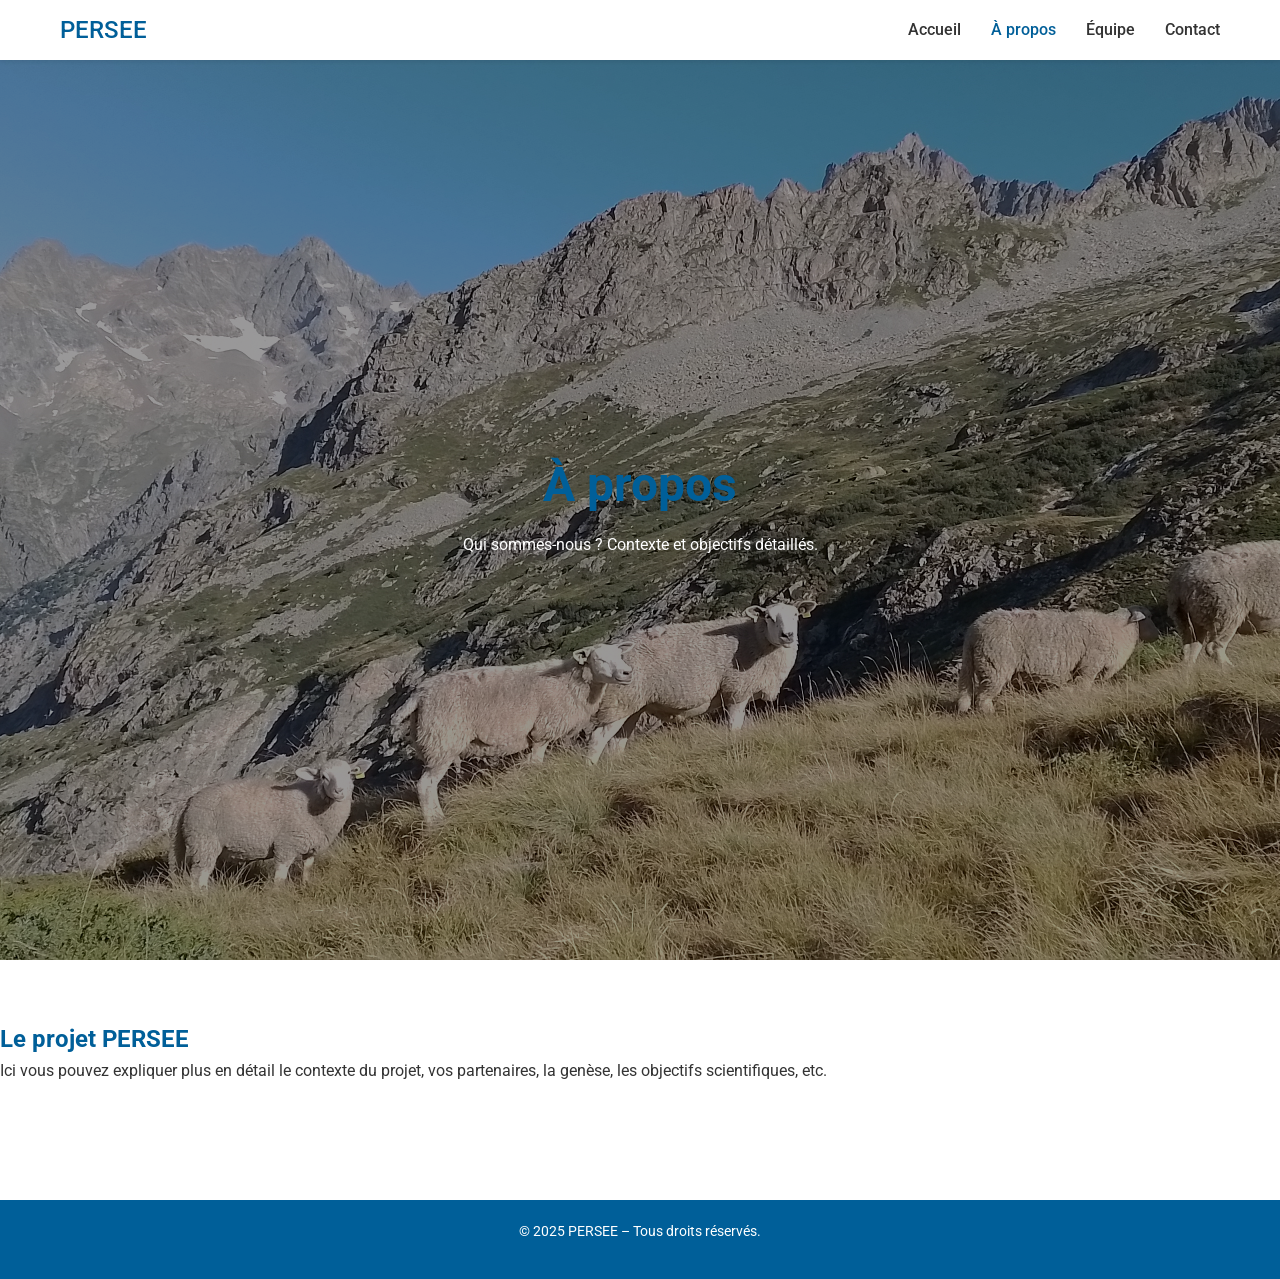
<file: apropos.html>
<!DOCTYPE html>
<html lang="fr">
<head>
  <meta charset="UTF-8" />
  <meta name="viewport" content="width=device-width, initial-scale=1.0" />
  <title>PERSEE – À propos</title>
  <link rel="stylesheet" href="css/styles.css" />
</head>
<body>
  <header>
    <div class="navbar">
      <a href="index.html" class="logo">PERSEE</a>
      <ul>
        <li><a href="index.html">Accueil</a></li>
        <li><a href="apropos.html" class="active">À propos</a></li>
        <li><a href="equipe.html">Équipe</a></li>
        <li><a href="contact.html">Contact</a></li>
      </ul>
    </div>
  </header>

  <section class="hero">
    <div class="hero-content">
      <h1>À propos</h1>
      <p>Qui sommes-nous ? Contexte et objectifs détaillés.</p>
    </div>
  </section>

  <section class="section">
    <div class="text">
      <h2>Le projet PERSEE</h2>
      <p>
        Ici vous pouvez expliquer plus en détail le contexte du projet, vos
        partenaires, la genèse, les objectifs scientifiques, etc.
      </p>
    </div>
  </section>

  <footer>
    <p>&copy; 2025 PERSEE – Tous droits réservés.</p>
  </footer>
</body>
</html>
</file>
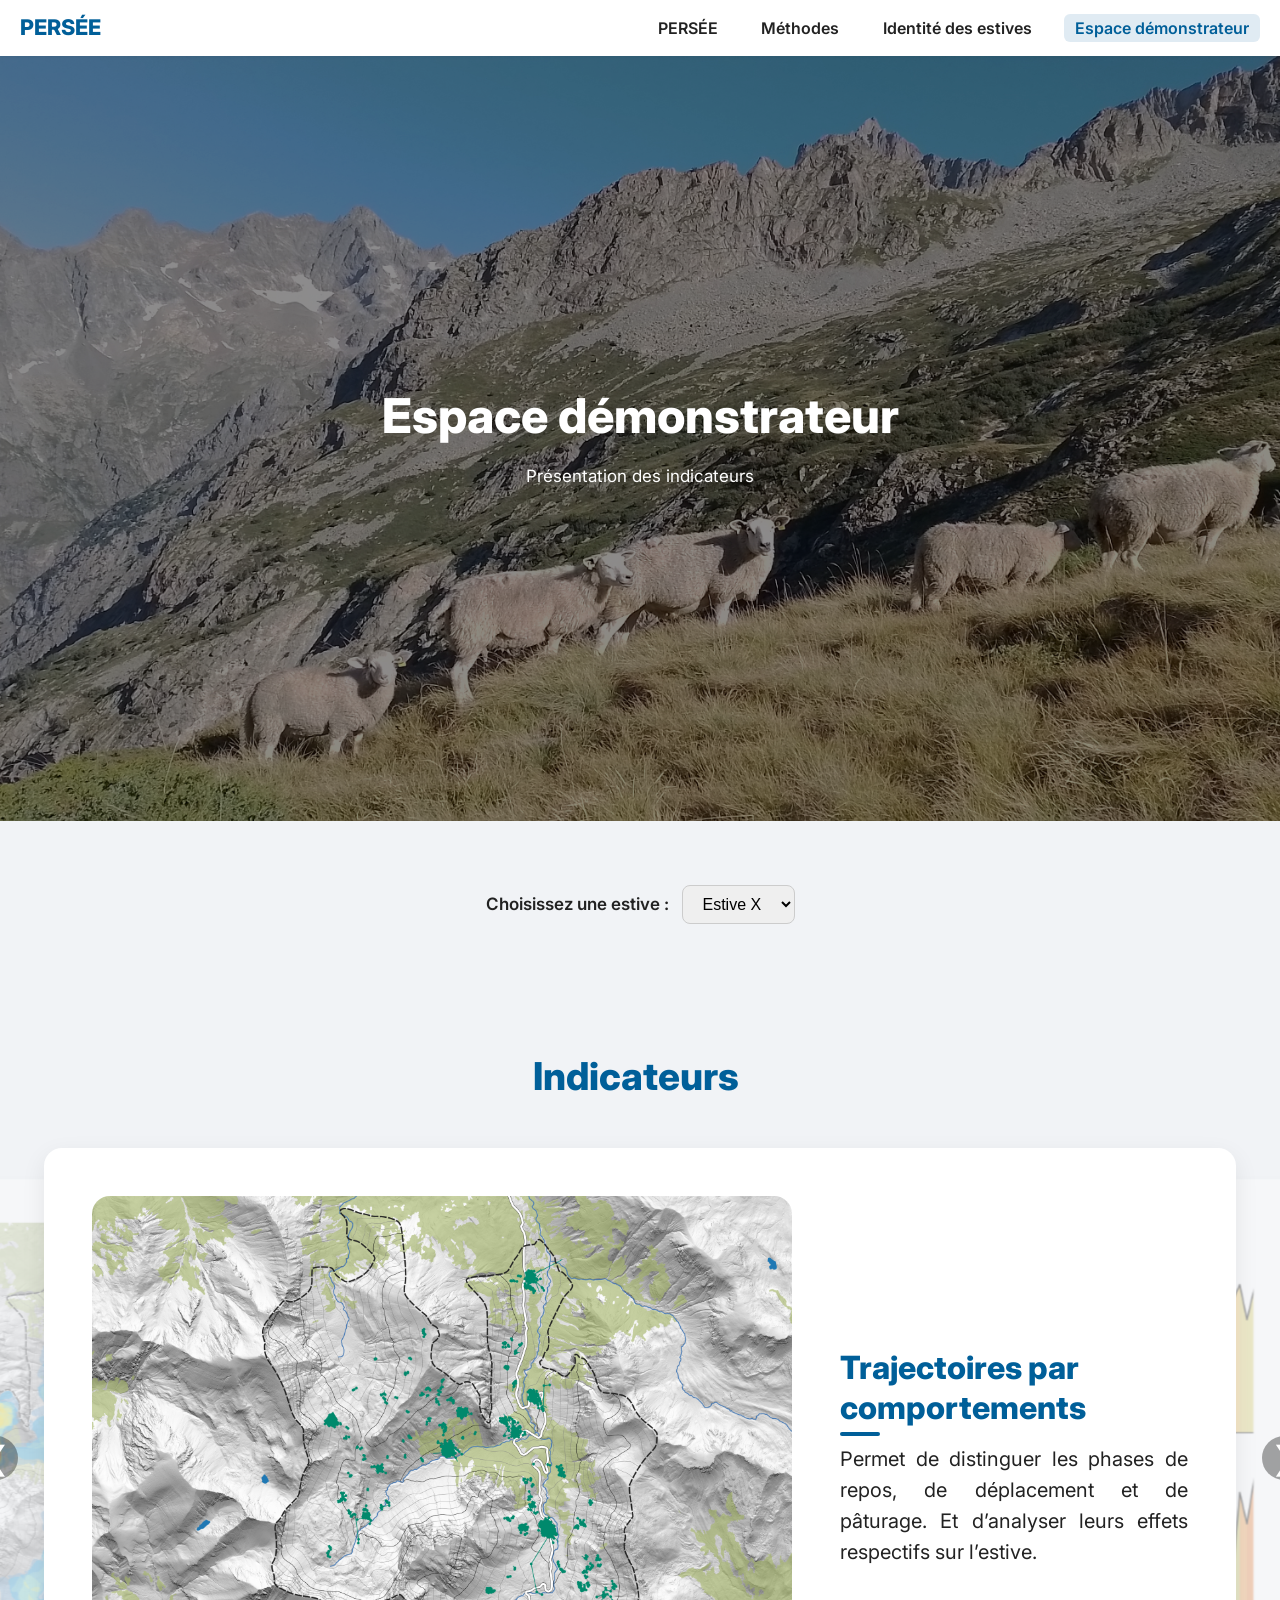
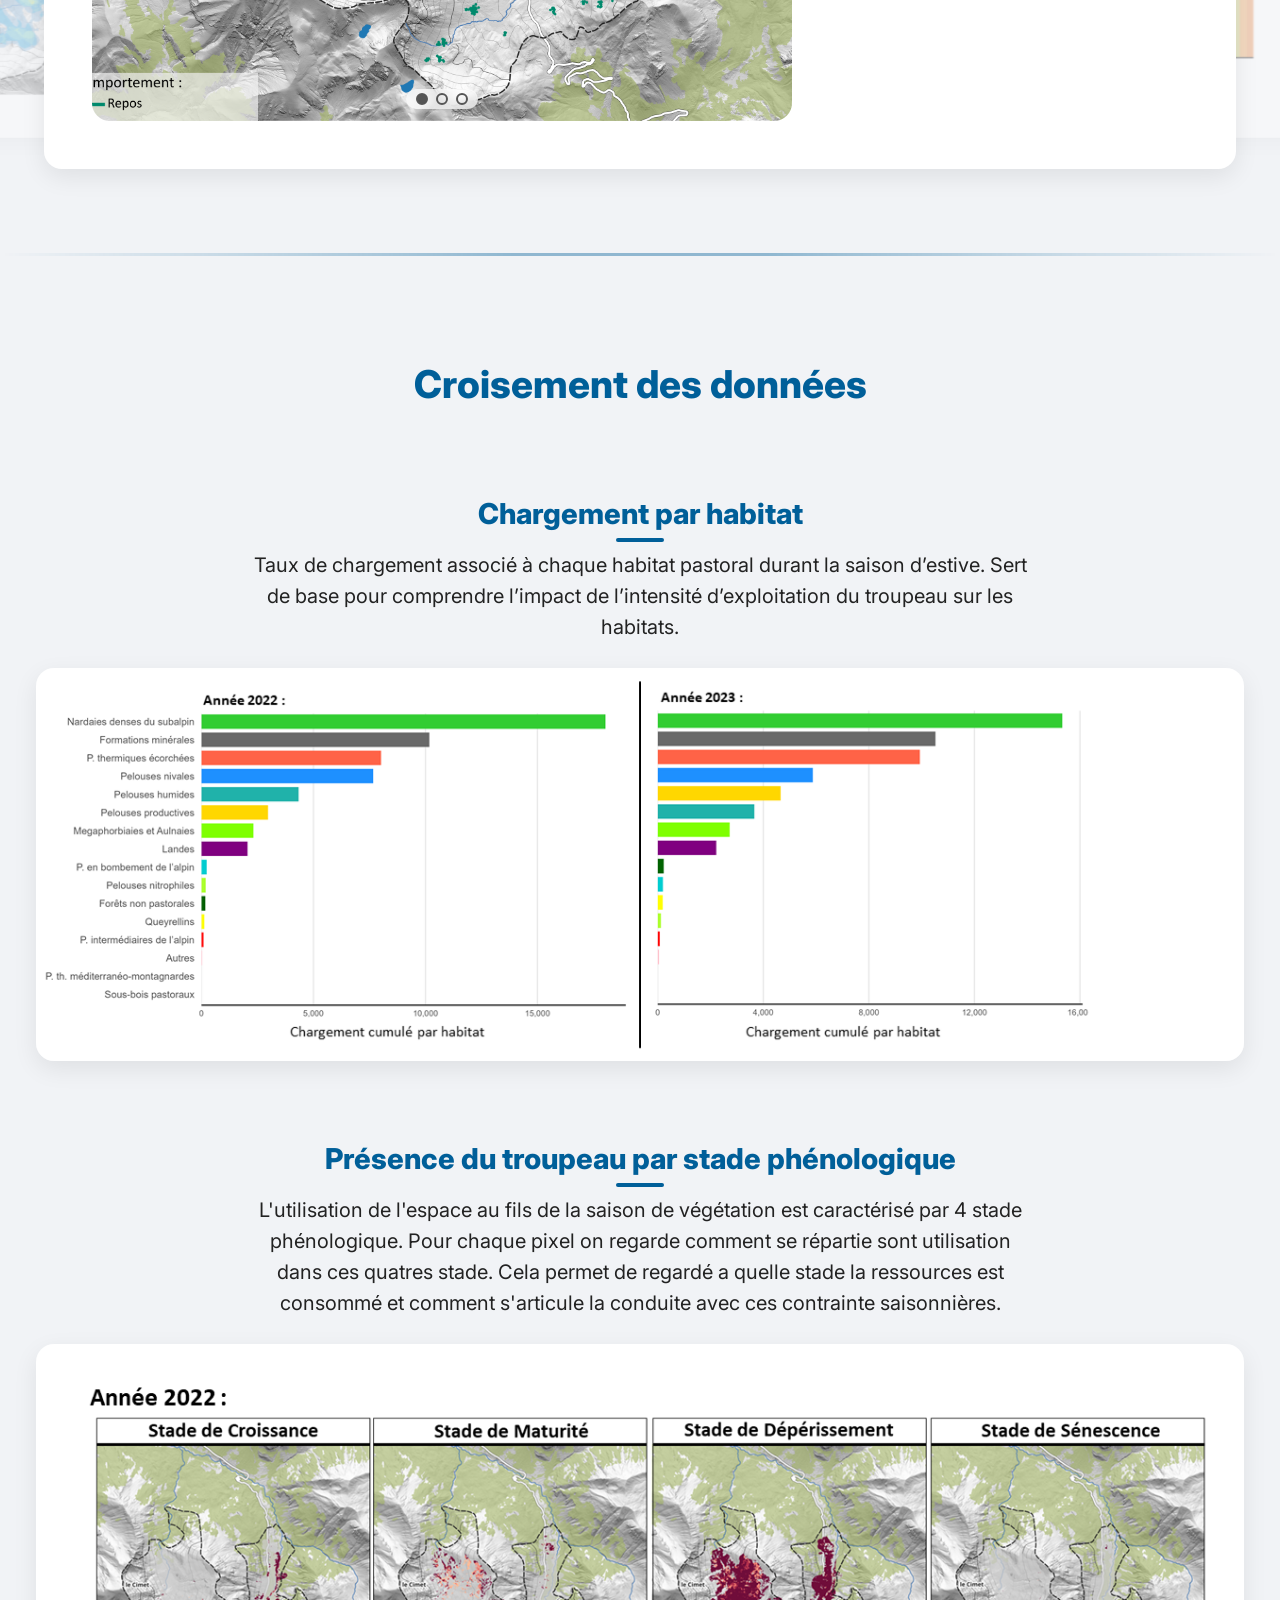
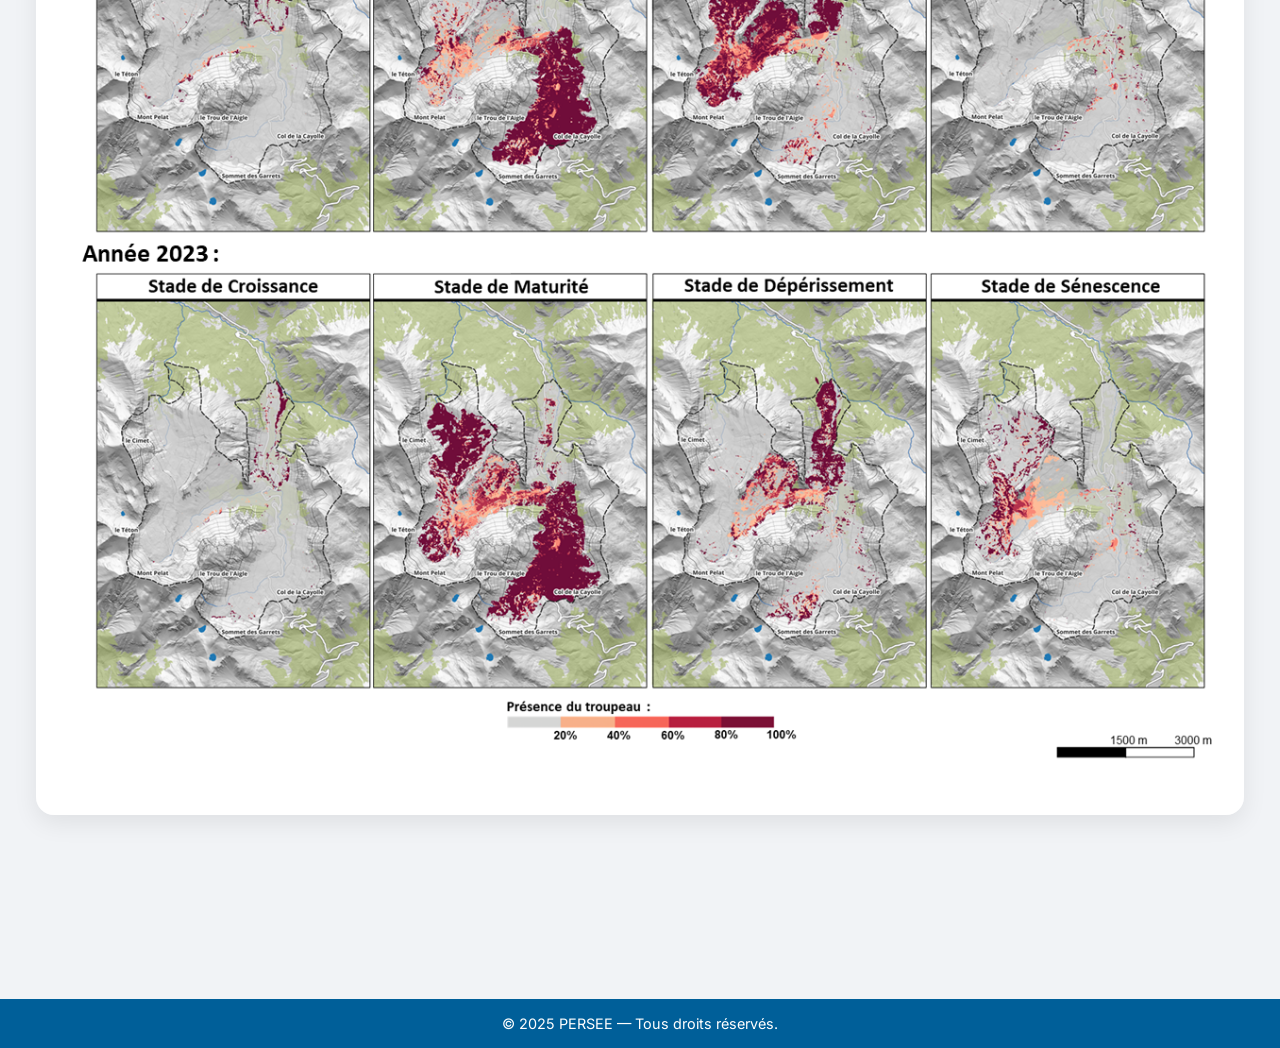
<file: Espace_démonstrateur.html>
<!-- Full HTML with updated light‑box arrows & JS  → 2025‑06‑24 -->
<!DOCTYPE html>
<html lang="fr">
<head>
  <meta charset="UTF-8"/>
  <meta name="viewport" content="width=device-width, initial-scale=1.0"/>
  <title>PERSEE – Suivi d’alpage</title>
  <link rel="preconnect" href="https://fonts.googleapis.com"/>
  <link href="https://fonts.googleapis.com/css2?family=Inter:wght@300;400;600;800&display=swap" rel="stylesheet"/>
  
  <style>
  :root{
    --accent:#005f99;
    --bg:#f1f3f6;
    --radius:18px;
    --shadow:0 8px 24px rgba(0,0,0,.08);
    --gap:80px;
    --pad:48px;
    --img-w:700px;
    --arrow-size:44px;
  }
  /* RESET & TYPO */
  *,*::before,*::after{box-sizing:border-box;margin:0;padding:0}
  html{scroll-behavior:smooth}
  body{font-family:'Inter',Arial,Helvetica,sans-serif;font-size:17px;line-height:1.75;background:var(--bg);color:#222}
  img,video{display:block;max-width:100%;height:auto}
  a{text-decoration:none;color:inherit}
  h1,h2,h3,h4{font-weight:800;line-height:1.25;color:var(--accent)}
  p{margin-top:1rem}

 /* ========= NAVBAR PERSEE (uniforme sur tout le site) ========= */
:root{
  --nav-bg: #ffffff;
  --nav-accent: #005f99;
  --nav-link-hover: rgba(0,0,0,.08);
}

.persee-navbar{
  height: 56px;
  display:flex;
  align-items:center;
  padding: 0 1.25rem;
  background: var(--nav-bg);
  box-shadow: 0 1px 4px rgba(0,0,0,.06);
  position: sticky;           /* reste visible au défilement */
  top:0; z-index: 2000;
}

/* logo */
.persee-navbar .logo{
  font: 800 1.35rem/1 'Inter',sans-serif;
  color: var(--nav-accent);
  text-decoration:none;
  margin-right:auto;
}

/* liste */
.persee-navbar .nav-links{
  display:flex; gap:1.3rem;
  list-style:none;
  margin:0; padding:0;
}

/* liens */
.persee-navbar .nav-links a{
  display:block;
  padding:.35rem .7rem;
  font:600 1rem/1 'Inter',sans-serif;
  text-decoration:none; color:#222;
  border-radius:6px;
  transition:background .25s;
}
.persee-navbar .nav-links a:hover{
  background:var(--nav-link-hover);
}

/* lien actif — ajouté en JS */
.persee-navbar .nav-links a.active{
  background:rgba(0,95,153,.12);
  color:var(--nav-accent);
}

/* ---------- burger (mobile) ---------- */
.nav-toggle{
  display:none;               /* masqué sur desktop */
  flex-direction:column;
  gap:4px;
  background:none; border:none;
  cursor:pointer;
  margin-left:1rem;
}
.nav-toggle span{
  width:22px; height:3px;
  background:#333; border-radius:2px;
}

/* mobile : affiche le burger, cache les liens */
@media(max-width:768px){
  .nav-toggle{ display:flex; }
  .persee-navbar .nav-links{
    position:absolute;
    right:0; top:56px;
    flex-direction:column;
    background:var(--nav-bg);
    width:100%;
    max-height:0;
    overflow:hidden;
    transition:max-height .3s ease;
    box-shadow:0 4px 10px rgba(0,0,0,.06);
  }
  .persee-navbar .nav-links.open{
    max-height:260px;          /* assez pour 4 liens */
  }
  .persee-navbar .nav-links li{
    border-bottom:1px solid rgba(0,0,0,.05);
  }
}

  /* HERO */
  .hero{height:100vh;display:flex;align-items:center;justify-content:center;background:url('images/hero2.jpg') center/cover no-repeat;position:relative;text-align:center;color:#fff}
  .hero::after{content:"";position:absolute;inset:0;background:rgba(0,0,0,.45)}
  .hero-content{position:relative;z-index:1}
  .hero h1{font-size:3rem;margin-bottom:.8rem}
  @media(max-width:768px){.hero{height:45vh}.hero h1{font-size:2.4rem}}

  /* SECTIONS */
  .section{padding:4rem 0}
  .section-full .section-content{max-width:1240px;margin:0 auto;padding:0 1.5rem}

  /* SELECTEUR */
  .text label{font-weight:600;margin-right:.5rem}
  select{font-size:1rem;padding:.55rem 1rem;border-radius:.5rem;border:1px solid #ccc}

  /* ANALYSIS BLOCKS */
  .analysis-section{background:var(--bg)}
  .analysis-block{display:flex;gap:var(--pad);align-items:center;background:#fff;border-radius:var(--radius);padding:var(--pad);box-shadow:var(--shadow);margin-top:var(--gap);transition:transform .25s,box-shadow .25s}
  .analysis-block:hover{transform:translateY(-6px);box-shadow:0 14px 36px rgba(0,0,0,.12)}
  .analysis-image{flex:0 0 var(--img-w);max-width:var(--img-w);aspect-ratio:4/3;position:relative;border-radius:var(--radius);overflow:hidden}
  .analysis-image > img {
  width: 100%;
  height: 100%;
  object-fit: cover;
  border-radius: inherit;
  box-shadow: 0 8px 24px rgba(0, 0, 0, 0.25); /* ombre douce */
}
  .analysis-image > img {width: 100%;height: 100%;object-fit: cover;border-radius: inherit;}
  .analysis-text{margin-left:auto}
  .analysis-text h3{font-size:2rem;margin-bottom:1rem;position:relative}
  .analysis-text h3::after{content:"";position:absolute;left:0;bottom:-8px;width:40px;height:4px;background:var(--accent);border-radius:2px}

  /* CAROUSEL DANS CARTES */
  .carousel-wrapper{position:relative;width:100%;height:100%}
  .carousel-wrapper>.behavior-img{position:absolute;inset:0;width:100%;height:100%;object-fit:cover;opacity:0;transition:opacity .35s}
  .carousel-wrapper>.active{opacity:1}
  .carousel-dots{position:absolute;bottom:12px;left:50%;transform:translateX(-50%);display:flex;gap:8px;background:rgba(255,255,255,.7);padding:4px 10px;border-radius:14px;backdrop-filter:blur(4px)}
  .carousel-dots .dot{width:12px;height:12px;border:2px solid #555;border-radius:50%;background:transparent;cursor:pointer;transition:background .2s}
  .carousel-dots .dot.active{background:#555}

  /* LIGHTBOX (nouveau : flèches internes) */
  #lightbox{position:fixed;inset:0;display:none;align-items:center;justify-content:center;background:rgba(0,0,0,.9);z-index:3000}
  #lightbox img{max-width:90vw;max-height:90vh;border-radius:12px;box-shadow:0 8px 32px rgba(0,0,0,.45)}
  #lightbox-close{position:absolute;top:24px;right:34px;font-size:48px;font-weight:700;color:#fff;cursor:pointer}
  .lb-arrow{position:absolute;top:50%;transform:translateY(-50%);font-size:52px;line-height:1;color:#fff;background:rgba(0,0,0,.35);padding:10px 18px;border-radius:50%;cursor:pointer;user-select:none;transition:background .25s}
  .lb-arrow:hover{background:rgba(0,0,0,.55)}
  #lb-prev{left:34px}
  #lb-next{right:34px}

  /* SLIDER PRINCIPAL */
  .slider{position:relative;overflow:visible;margin-top:40px}
  .slider .analysis-block{position:absolute;top:0;left:0;width:100%;margin-top:0!important;transition:transform .6s ease,opacity .6s ease;pointer-events:none;opacity:0}
  .slider .analysis-block[data-status="active"]{opacity:1;transform:translateX(0);pointer-events:auto;z-index:3}
  .slider .analysis-block[data-status="before"],
  .slider .analysis-block[data-status="after"]{opacity:.35;transform:scale(.9);z-index:2}
  @media(min-width:900px){
    .slider .analysis-block[data-status="before"]{transform:translateX(-40%) scale(.9)}
    .slider .analysis-block[data-status="after"]{transform:translateX(40%) scale(.9)}
  }
  .slide-btn{position:absolute;top:50%;transform:translateY(-50%);width:var(--arrow-size);height:var(--arrow-size);display:flex;align-items:center;justify-content:center;font-size:32px;background:rgba(0,0,0,.35);color:#fff;border:none;border-radius:50%;cursor:pointer;transition:background .25s;z-index:50}
  .slide-btn:hover{background:rgba(0,0,0,.55)}
  .slide-btn.prev{left:calc(-0.5*var(--arrow-size) - var(--pad))}
  .slide-btn.next{right:calc(-0.5*var(--arrow-size) - var(--pad))}

  /* CAPTION */
  .caption{position:absolute;left:0;right:0;bottom:0;padding:10px 14px;font-size:.95rem;background:rgba(0,0,0,.55);backdrop-filter:blur(4px);color:#fff;border-bottom-left-radius:inherit;border-bottom-right-radius:inherit;opacity:0;transition:opacity .3s}
  .analysis-image:hover .caption,.carousel-wrapper:hover .caption{opacity:1}

  /* RESPONSIVE */
  @media(max-width:1200px){:root{--img-w:540px;--pad:40px}}
  @media(max-width:900px){:root{--gap:64px;--pad:32px;--arrow-size:38px}.analysis-block{flex-direction:column;text-align:center}.analysis-text{margin-left:0}}
  @media(max-width:600px){:root{--gap:48px;--pad:24px}body{font-size:15px}.hero h1{font-size:2rem}.analysis-text h3{font-size:1.6rem}}
  .hidden{display:none}
  
  
  
  #lb-prev, #lb-next {
  display: none;
  cursor: pointer;
  font-size: 2rem;
  position: absolute;
  top: 50%;
  transform: translateY(-50%);
  padding: 0 10px;
  z-index: 10;
  user-select: none;
}
#lb-prev { left: 10px; }
#lb-next { right: 10px; }

.hero h1 {
  font-size: 3rem;
  margin-bottom: .8rem;
  color: #fff; /* <--- Ajoute cette ligne */
}

h2.section-title {
  font-size: 2.4rem;
  margin-bottom: 1.5rem;
  color: var(--accent);
  padding-bottom: 0.5rem;
}


 /* ─── Barre séparatrice esthétique ───────────────────────────── */
.divider-fade{
  height:3px;                          /* épaisseur visible           */
  border:0;                            /* on neutralise <hr> par défaut */
  width:100%;                          /* prend la largeur du conteneur */
  background:var(--accent);            /* bleu foncé de ta charte       */
  margin:110px 0 70px;                 /* espace avant / après          */
  
  /* Astuce : on “masque” progressivement les 5 % extrêmes */
  -webkit-mask:linear-gradient(90deg,
               transparent   0%, 
               #000          40%,
               #000         60%,
               transparent 100%);
          mask:linear-gradient(90deg,
               transparent   0%, 
               #000          40%,
               #000         60%,
               transparent 100%);
  /* (les 5 % aux extrémités deviennent transparents → fondu) */
  opacity:.4;                          /* ajuste l’intensité             */
  border-radius:1.5px;                 /* léger arrondi, optionnel       */
}
  
  
  
  .divider-fade{
  /* … (dégradé mask déjà présent) … */
  margin: 20px 0 40px;   /* ↙ rapproché de 50 px environ */
}
  
  
  
  
  
/* largeur cohérente pour toute la section croisement */
.cross-section .section-content{
  max-width:1240px;     /* même conteneur que le slider du haut */
  margin:0 auto;
  padding:0 1rem;       /* petit padding latéral */
  text-align:center;    /* tout centré */
}

/* bloc vertical */
.cross-block{
  margin:var(--gap) 0;
}

/*** TITRES ***/
.cross-block h3{
  font-size:1.8rem;
  margin-bottom:.5rem;
  position:relative;
}
.cross-block h3::after{
  content:"";
  display:block;
  width:48px;
  height:4px;
  margin:6px auto 0;
  background:var(--accent);
  border-radius:2px;
}

/*** PARAGRAPHE ***/
.cross-block p{
  max-width:780px;      /* limite confort de lecture */
  margin:0 auto 1.6rem;
  font-size:1.02rem;
  line-height:1.6;
}

/*** IMAGE TOUTE LARGEUR DU CONTENEUR ***/
.cross-block img{
  display:block;
  width:100%;          /* prend toute la colonne (1240-padding) */
  border-radius:var(--radius);
  box-shadow:var(--shadow);
  object-fit:cover;
}
  
   /* ------------------------------------------------------------------
     FOOTER (correctif : finesse + centrage vertical & horizontal)
  ------------------------------------------------------------------ */
  footer{
    background:#005f99;
    color:#fff;
    text-align:center;
    /* padding haut/bas plus léger                       ↓ ↓ */
    padding:12px 0;
    margin-top:40px;
    font-size:.9rem;

    /* centrage vertical en cas de multi-lignes éventuelles */
    display:flex;
    align-items:center;
    justify-content:center;
  }
  /* on annule la marge héritée des <p> du document */
  footer p{margin:0;}
  
  
  
/* --- Centrage du titre « Indicateurs » (et de tous .section-title) --- */
.section-title{
  text-align:center;
}

/* Paragraphes descriptifs dans les blocs “Indicateurs” et “Croisement” */
.analysis-text p,
.cross-block p{           /* ← ajoute aussi les blocs du bas */
  font-size:1.25rem;      /* ≈ 20 px, comme sur la page mère  */
  line-height:1.55;
  text-align:justify;
}
  
  
  /* === Centrage des descriptions dans la section « Croisement des données » === */
.cross-block p{
  text-align:center;   /* centre le texte uniquement ici */
}
  
  


.hero{
  height:85vh !important;   /* force la prise en compte */
  min-height:460px;
}

  </style>
</head>
<body>
<!-- ▸ NAVBAR PERSEE ───────────────────────────────────────── -->
<nav class="persee-navbar">
  <a class="logo" href="index.html">PERSÉE</a>

  <!-- burger -->
  <button class="nav-toggle" aria-label="Ouvrir / fermer le menu">
    <span></span><span></span><span></span>
  </button>

  <!-- liens -->
  <ul class="nav-links">
    <li><a href="index.html">PERSÉE</a></li>
    <li><a href="Suivi_GPS.html">Méthodes</a></li>
    <li><a href="Carte_d_identité_des_estives.html">Identité des estives</a></li>
    <li><a href="Espace_démonstrateur.html">Espace démonstrateur</a></li>
  </ul>
</nav>
<!-- ────────────────────────────────────────────────────────── -->

<!-- ===== HERO ===== -->
<section class="hero">
  <div class="hero-content">
    <h1>Espace démonstrateur</h1>
    <p>Présentation des indicateurs</p>
  </div>
</section>



<!-- ===== LIGHTBOX HTML (ajout flèches) ===== -->
<div id="lightbox">
  <span id="lightbox-close">&times;</span>
  <span class="lb-arrow" id="lb-prev">&#10094;</span>
  <img id="lightbox-img" alt="zoom"/>
  <span class="lb-arrow" id="lb-next">&#10095;</span>
</div>

<!-- ========== SELECTEUR ========= -->
<section class="section section-full">
  <div class="section-content text" style="text-align:center">
    <label for="alp_select">Choisissez une estive :</label>
    <select id="alp_select">
      <option value="Estive X" selected>Estive X</option>
      <option value="Estive Y">Estive Y</option>
      <option value="Estive Z">Estive Z</option>
    </select>
  </div>
</section>

<!-- ========== ANALYSES ========= -->
<section class="section section-full analysis-section alpage-section" id="Estive X">
  <div class="section-content">
    <h2 class="section-title">Indicateurs </h2>

    <div class="slider">
      <button class="slide-btn prev" aria-label="Précédent">&#10094;</button>

      <!-- Bloc 1 -->
      <div class="analysis-block">
        <div class="analysis-image">
          <div class="carousel-wrapper" id="car-traj">
            <img src="images/trajectoire_reposss.png"
     class="zoomable behavior-img active"
     data-caption="Trajectoires – repos"
     alt="Trajectoires repos">
            <img src="images/trajectoire_deplacement.png" class="zoomable behavior-img" data-caption="Trajectoires – déplacement" alt="Trajectoires déplacement"/>
            <img src="images/trajectoire_paturage.png" class="zoomable behavior-img" data-caption="Trajectoires – pâturage" alt="Trajectoires pâturage"/>
          </div>
        </div>
        <div class="analysis-text">
          <h3>Trajectoires par comportements</h3>
          <p>Permet de distinguer les phases de repos, de déplacement et de pâturage. Et d’analyser leurs effets respectifs sur l’estive.</p>
        </div>
      </div>

      <!-- Bloc 2 -->
      <div class="analysis-block">
        <div class="analysis-image">
          <div class="carousel-wrapper" id="car-distance">
            <img src="images/plot_dist_deniv_1.jpeg" class="zoomable behavior-img active" data-caption="Distance et Dénivelé année 2022" alt="Distance totale"/>
            <img src="images/plot_dist_deniv_2.jpeg" class="zoomable behavior-img" data-caption="Distance et Dénivelé année 2023" alt="Dénivelé total"/>
            <img src="images/plot_dist_deniv_3.jpeg" class="zoomable behavior-img" data-caption="Distance et Dénivelé année 2024" alt="Dénivelé total"/>
          </div>
        </div>
        <div class="analysis-text">
          <h3>Distance et dénivelé parcourus</h3>
          <p>Renseigne sur l’activité du troupeau pendant l'estive et constitue un indicateur de dépense énergétique. Les valeurs restent toutefois approximatives, l’enregistrement GPS n’étant effectué que toutes les deux minutes.</p>
        </div>
      </div>

      <!-- Bloc 3 -->
      <div class="analysis-block">
        <div class="analysis-image">
          <img src="images/Chargement_total.png" class="zoomable" data-caption="Chargement – total" alt="Chargement total"/>
        </div>
        <div class="analysis-text">
          <h3>Chargement total</h3>
         <p>Vision spatialisée de l’utilisation de l’estive, exprimée en nombre de brebis par unité de surface. Permet de distinguer facilement les zones à fort chargement, dues au parc de nuit et aux zones de chaume.</p>

        </div>
      </div>

      <!-- Bloc 4 -->
      <div class="analysis-block">
        <div class="analysis-image">
          <div class="carousel-wrapper" id="car-load-behaviors">
            <img src="images/Chargement_repos.png" class="zoomable behavior-img active" data-caption="Chargement – repos" alt="Chargement repos"/>
            <img src="images/Chargement_deplacement.png" class="zoomable behavior-img" data-caption="Chargement – déplacement" alt="Chargement déplacement"/>
            <img src="images/Chargement_paturage.png" class="zoomable behavior-img" data-caption="Chargement – pâturage" alt="Chargement pâturage"/>
          </div>
        </div>
        <div class="analysis-text">
          <h3>Chargement par comportements</h3>
         <p>Spatialise les  différents effets du troupeau : repos (enrichissement en azote), déplacement (piétinement) et pâturage (prélèvement de la végétation).</p>
        </div>
      </div>

     <!-- ========= Bloc 5 : Chargement par quartiers ========= -->
<div class="analysis-block">
  <div class="analysis-image">
    <div class="carousel-wrapper" id="car-quartiers">
      <img src="images/Chargement_explo.png" class="zoomable behavior-img active" data-caption="Surface explorée" alt="Surface explorée"/>
      <img src="images/Chargement_quartier_juin.png" class="zoomable behavior-img" data-caption="Quartier – juin" alt="Quartier juin"/>
      <img src="images/Chargement_quartier_juillet.png" class="zoomable behavior-img" data-caption="Quartier – juillet" alt="Quartier juillet"/>
      <img src="images/Chargement_quartier_aout.png" class="zoomable behavior-img" data-caption="Quartier – août" alt="Quartier août"/>
      <img src="images/Chargement_quartier_septembre.png" class="zoomable behavior-img" data-caption="Quartier – septembre" alt="Quartier septembre"/>
    </div>
  </div>
  <div class="analysis-text">
    <h3>Chargement par quartier</h3>
    <p>Identifie les différents quartiers et renseigne sur l’utilisation de l’alpage. Le découpage repose sur la position du parc de nuit utilisée chaque jour.</p>
  </div>
</div>



      <!-- Bloc 6 -->
      <div class="analysis-block">
        <div class="analysis-image">
          <img src="images/Nombre_de_jour_paturee.png" class="zoomable" data-caption="Nombre de jours pâturés" alt="Nombre de jours pâturés"/>
        </div>
        <div class="analysis-text">
          <h3>Schéma de pâturage</h3>
          <p>Analyse le mode de conduite et l’exploitation de la ressource sur l’ensemble de l’estive. Indique, pour chaque pixel, le nombre de jours où il a été pâturé par le troupeau.</p>
        </div>
      </div>

      <button class="slide-btn next" aria-label="Suivant">&#10095;</button>
    </div>
  </div>
</section>


<!-- ▸ Séparateur entre les deux grandes parties -->
<div class="section-content">
  <hr class="divider-fade">
</div>





<!-- ========== CROISEMENTS ========= -->
<section class="section section-full analysis-section cross-section">
  <div class="section-content">
    <h2 class="section-title">Croisement des données</h2>

  <div class="cross-block">
  <h3>Chargement par habitat</h3>
  <p>Taux de chargement associé à chaque habitat pastoral durant la saison d’estive. Sert de base pour comprendre l’impact de l’intensité d’exploitation du troupeau sur les habitats.</p>
  <img src="images/comparaison_habitats.png" alt="Chargement & végétation">
</div>

<div class="cross-block">
  <h3>Présence du troupeau par stade phénologique</h3>
  <p>L'utilisation de l'espace au fils de la saison de végétation est caractérisé par 4 stade phénologique. Pour chaque pixel on regarde comment se répartie sont utilisation dans ces quatres stade. Cela permet de regardé a quelle stade la ressources est consommé et comment s'articule la conduite avec ces contrainte saisonnières.  </p>
  <img src="images/pheno.png" alt="Présence & phénologie">
</div> 


</section>

<!-- ===== FOOTER ===== -->
<footer>
  <p>&copy;&nbsp;2025&nbsp;PERSEE&nbsp;—&nbsp;Tous droits réservés.</p>
</footer>


<script>
/*************************** 1. LIGHT‑BOX ***************************/

  // Lightbox
  (function(){
    const lb = document.getElementById('lightbox');
    const lbImg = document.getElementById('lightbox-img');
    const closeLb = document.getElementById('lightbox-close');
    const btnNext = document.getElementById('lb-next');
    const btnPrev = document.getElementById('lb-prev');
    let lbGroup = [], lbIdx = 0;

    document.querySelectorAll('.zoomable').forEach(img => {
      img.addEventListener('click', () => {
        const wrap = img.closest('.carousel-wrapper');
        if (wrap) {
          lbGroup = [...wrap.querySelectorAll('.behavior-img')];
          lbIdx = lbGroup.indexOf(img);
          btnNext.style.display = btnPrev.style.display = 'block';
        } else {
          lbGroup = [img];
          lbIdx = 0;
          btnNext.style.display = btnPrev.style.display = 'none';
        }

        lbImg.src = lbGroup[lbIdx].src;
        lb.style.display = 'flex';
      });
    });

    btnNext.addEventListener('click', () => navigate(1));
    btnPrev.addEventListener('click', () => navigate(-1));
    closeLb.addEventListener('click', () => lb.style.display = 'none');

    function navigate(dir) {
      lbIdx = (lbIdx + dir + lbGroup.length) % lbGroup.length;
      lbImg.src = lbGroup[lbIdx].src;
    }

    // Défilement à la molette dans la lightbox
lb.addEventListener('wheel', e => {
  if (lbGroup.length <= 1) return;
  e.preventDefault();
  const dir = e.deltaY > 0 ? 1 : -1;
  navigate(dir);
}, { passive: false });

    window.addEventListener('keydown', e => {
      if (lb.style.display !== 'flex') return;
      if (e.key === 'ArrowRight' && lbGroup.length > 1) navigate(1);
      if (e.key === 'ArrowLeft' && lbGroup.length > 1) navigate(-1);
      if (e.key === 'Escape') lb.style.display = 'none';
    });
  })();


/*********************** 2. CAROUSEL (images internes) ************************/
function initCarousel(wrap) {
  const items = [...wrap.querySelectorAll('.behavior-img')];
  if (items.length <= 1) return;
  const cap = document.createElement('div');
  cap.className = 'caption';
  cap.textContent = items[0].dataset.caption || items[0].alt || '';
  wrap.appendChild(cap);
  const dots = document.createElement('div');
  dots.className = 'carousel-dots';
  wrap.appendChild(dots);
  let idx = 0;

  items.forEach((_, i) => {
    const d = document.createElement('span');
    d.className = 'dot' + (i === 0 ? ' active' : '');
    d.onclick = () => {
      idx = i;
      update();
    };
    dots.appendChild(d);
  });

  function update() {
    items.forEach((im, i) => im.classList.toggle('active', i === idx));
    [...dots.childNodes].forEach((d, i) => d.classList.toggle('active', i === idx));
    cap.textContent = items[idx].dataset.caption || items[idx].alt || '';
  }

  wrap.addEventListener('wheel', e => {
    e.preventDefault();
    idx = (idx + (e.deltaY > 0 ? 1 : -1) + items.length) % items.length;
    update();
  });
  let sx = 0;
  wrap.addEventListener('touchstart', e => sx = e.touches[0].clientX, { passive: true });
  wrap.addEventListener('touchend', e => {
    const dx = e.changedTouches[0].clientX - sx;
    if (Math.abs(dx) < 40) return;
    idx = (idx + (dx < 0 ? 1 : -1) + items.length) % items.length;
    update();
  });

  update();
}
document.querySelectorAll('.carousel-wrapper').forEach(initCarousel);

/********************** 3. CAPTION pour images simples ************************/
document.querySelectorAll('.analysis-image>img.zoomable:not(.behavior-img)').forEach(img => {
  if (img.parentElement.querySelector('.caption')) return;
  const c = document.createElement('div');
  c.className = 'caption';
  c.textContent = img.dataset.caption || img.alt || '';
  img.parentElement.appendChild(c);
});

/************************ 4. SLIDER PRINCIPAL *********************************/
function initSlider(slider){
  const cards = [...slider.querySelectorAll('.analysis-block')];
  if(!cards.length) return;
  let idx = 0;

  /* ----- ➊ on fige la hauteur maximale ----- */
  const maxH = Math.max(...cards.map(c => c.getBoundingClientRect().height));
  slider.style.height = maxH + 'px';

  /* états avant / après / actif */
  function setStates(){
    cards.forEach((card,i)=>{
      const diff = (i - idx + cards.length) % cards.length;
      card.dataset.status =
        diff === 0   ? 'active' :
        diff === 1   ? 'after'  :
        diff === cards.length-1 ? 'before' : '';
    });
  }
  function move(d){ idx = (idx+d+cards.length)%cards.length; setStates(); }

  slider.querySelector('.slide-btn.prev').onclick = ()=>move(-1);
  slider.querySelector('.slide-btn.next').onclick = ()=>move(1);
  window.addEventListener('keydown',e=>{
    if(document.getElementById('lightbox').style.display==='flex') return;
    if(e.key==='ArrowLeft')  move(-1);
    if(e.key==='ArrowRight') move(1);
  });

  setStates();
}
document.querySelectorAll('.slider').forEach(initSlider);

/************************ 5. Sélecteur d’alpage ********************************/
(function () {
  const sel = document.getElementById('alp_select');
  if (!sel) return;
  sel.addEventListener('change', () => {
    document.querySelectorAll('.alpage-section').forEach(s => s.classList.add('hidden'));
    const sec = document.getElementById(sel.value);
    if (sec) sec.classList.remove('hidden');
  });
})();












  

/* 1.  Burger -------------------------------------------------- */
document
  .querySelector('.nav-toggle')
  .addEventListener('click', () =>
    document.querySelector('.nav-links').classList.toggle('open')
  );

/* 2.  Lien actif automatique ---------------------------------- */
(function () {
  /* nom du fichier courant (décodé + en minuscules)            */
  const current = decodeURIComponent(
                    location.pathname.split('/').pop() || 'index.html'
                  ).toLowerCase();

  document.querySelectorAll('.persee-navbar .nav-links a').forEach(link => {
    const target = decodeURIComponent(
                     link.getAttribute('href').split('/').pop()
                   ).toLowerCase();

    if (target === current) link.classList.add('active');
  });
})();















</script>



</body>
</html>
</file>
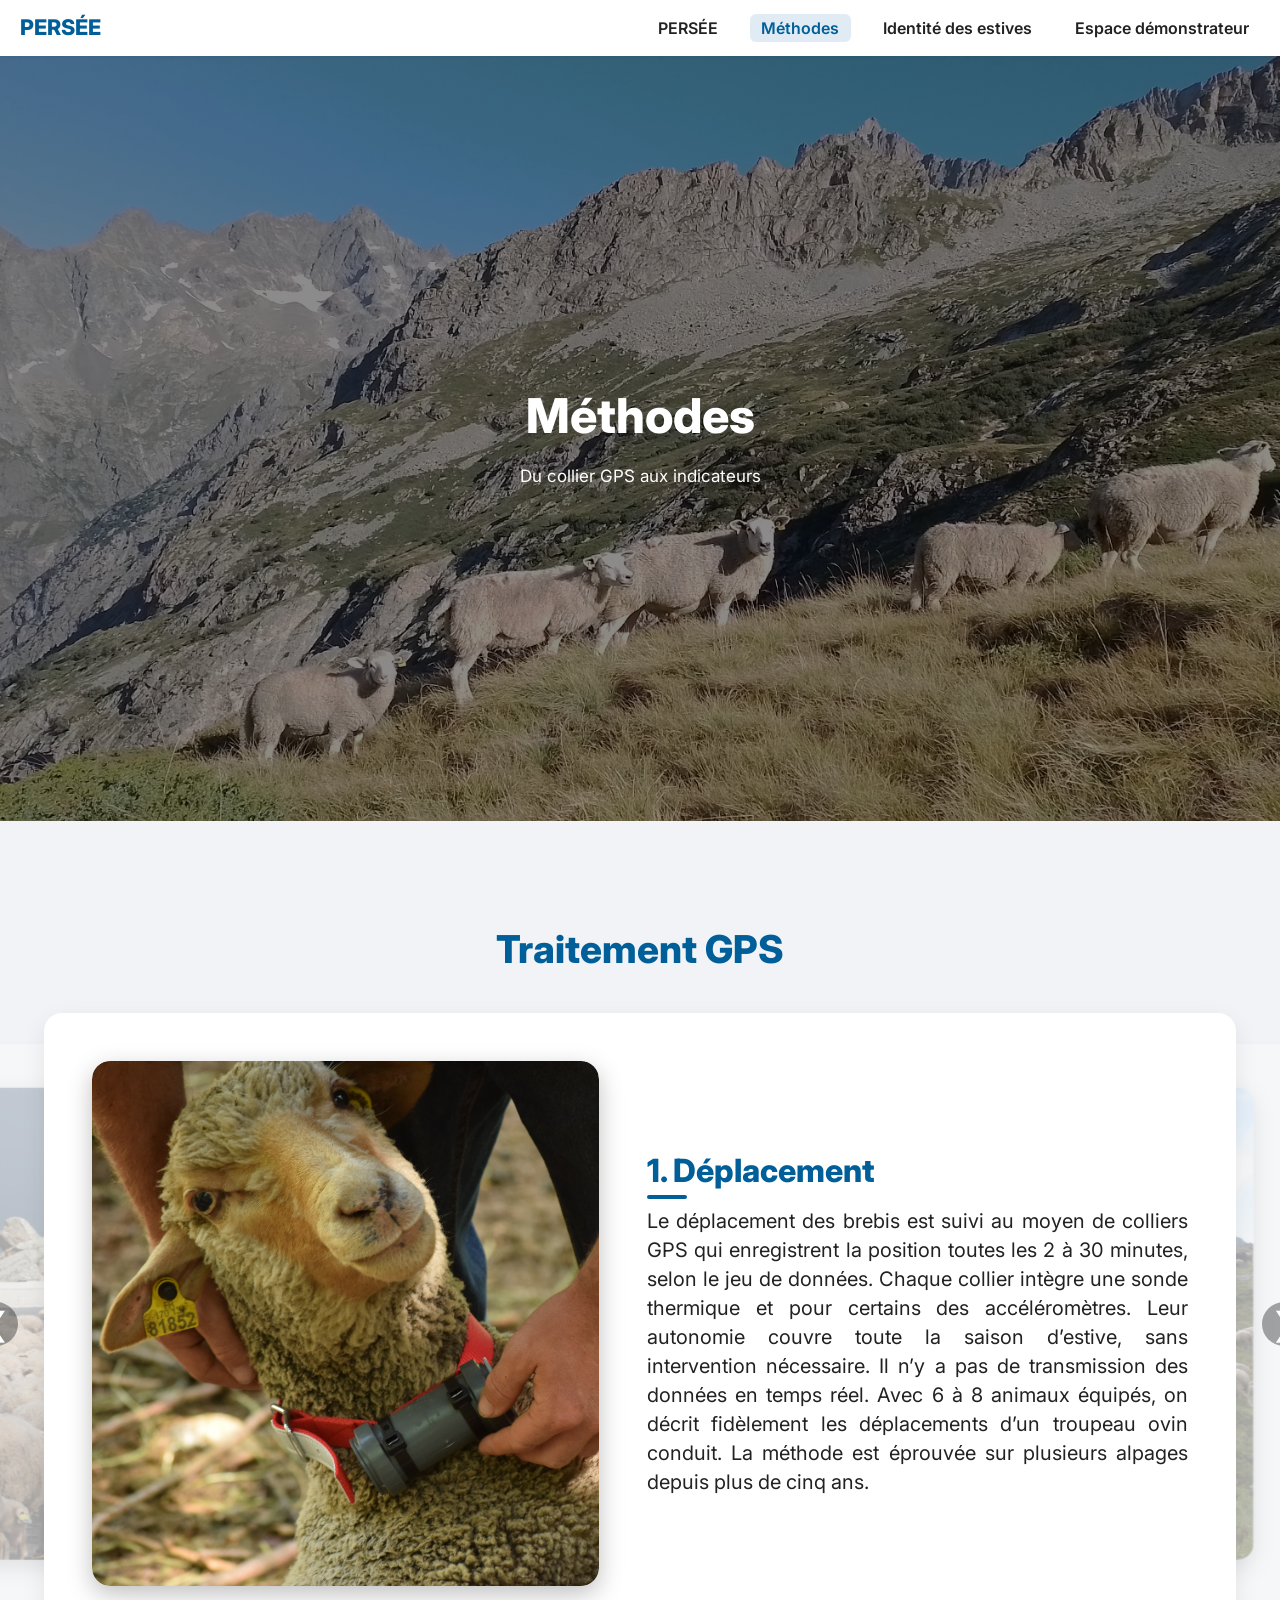
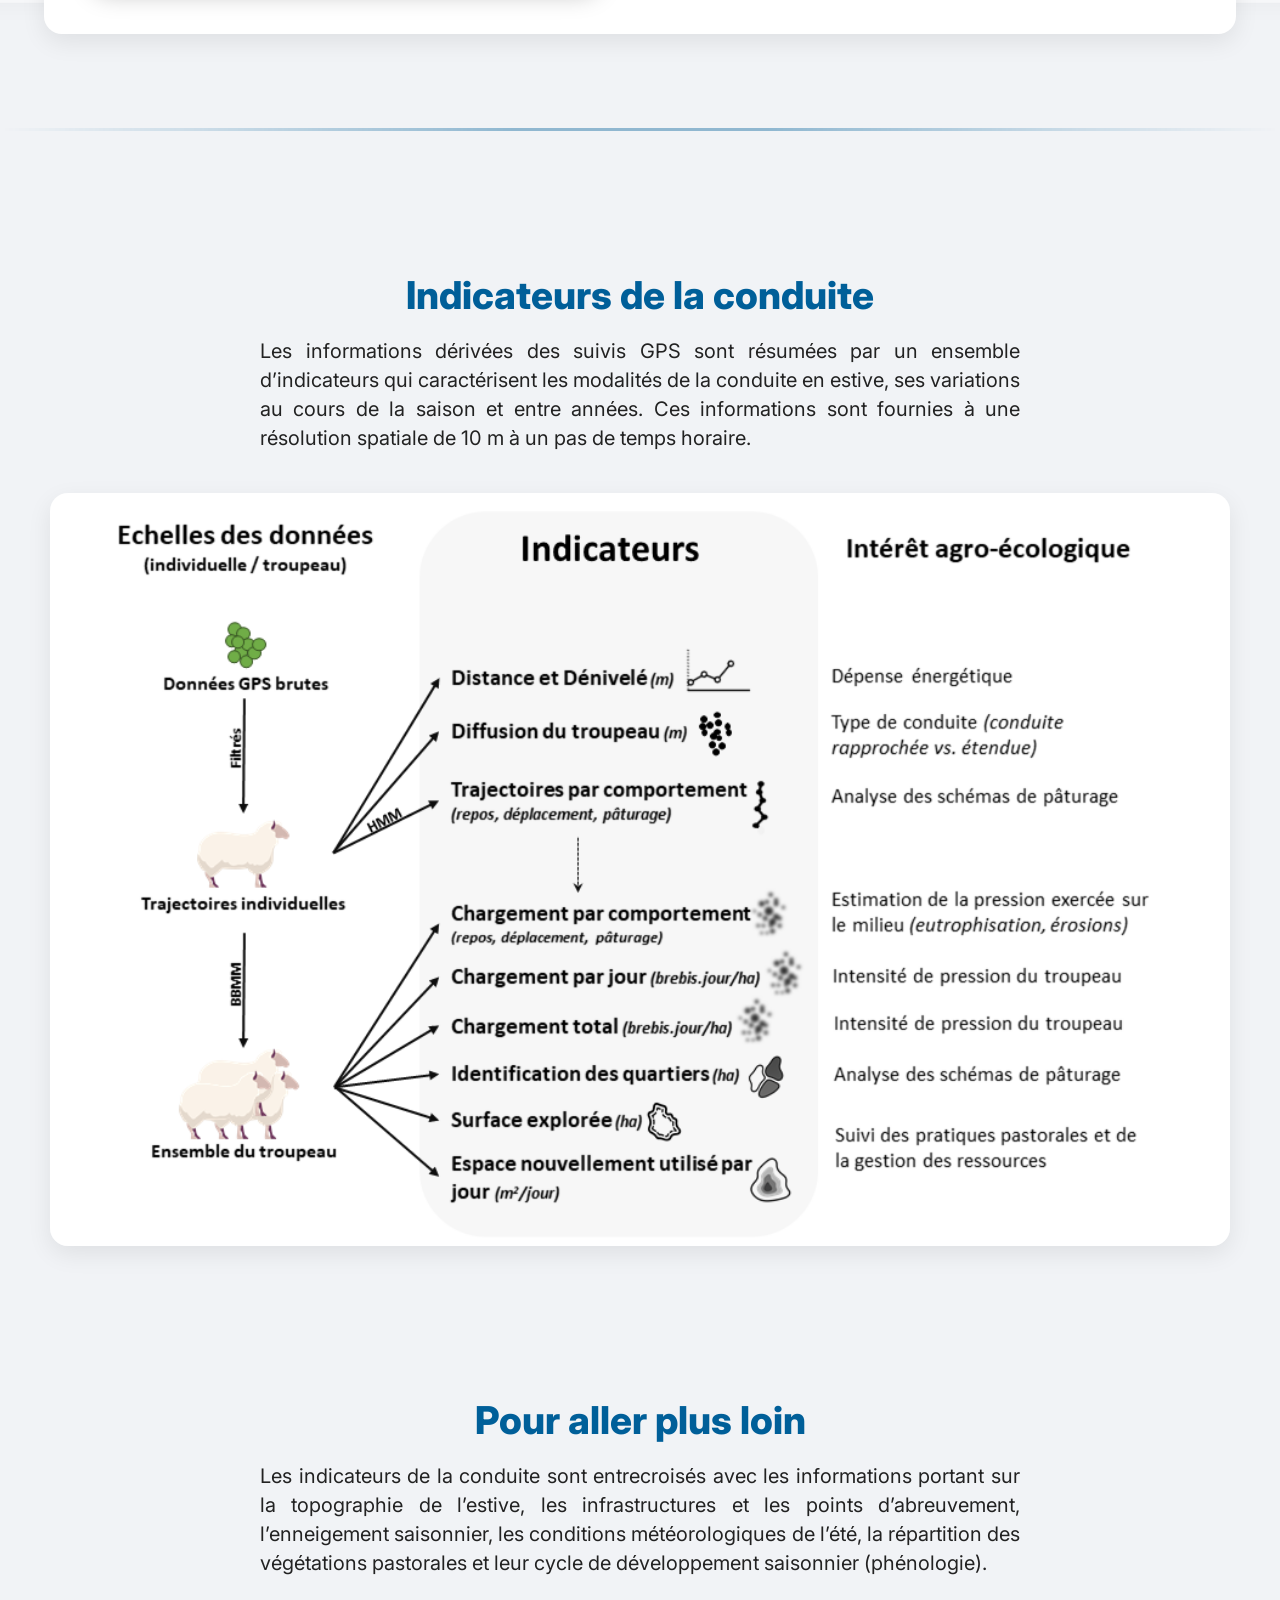
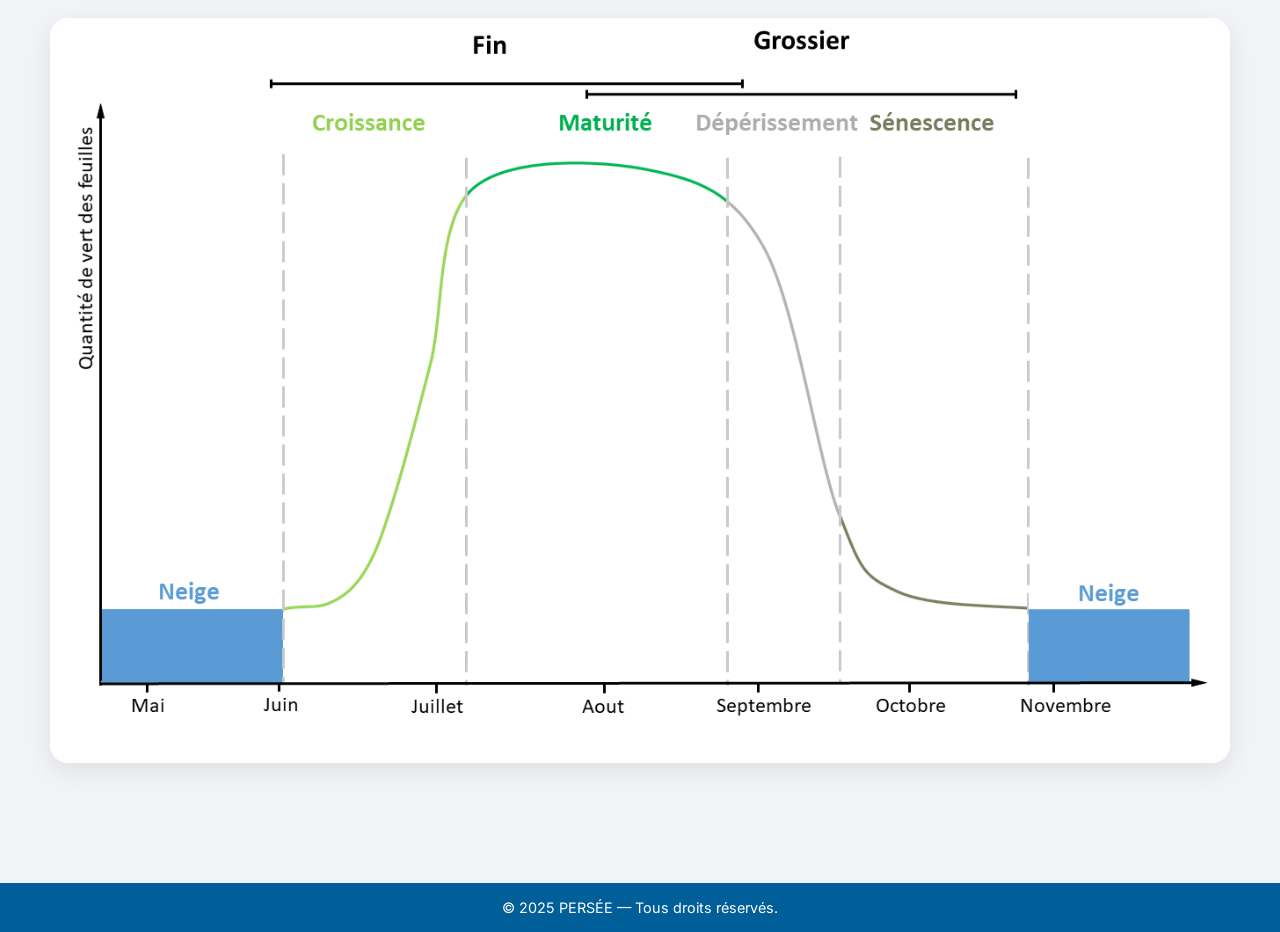
<file: Suivi_GPS.html>
<!-- PERSEE – Suivi GPS (SCRIPT 1 adapté, révision centrage bas) – 2025‑06‑25 -->
<!DOCTYPE html>
<html lang="fr">
<head>
  <meta charset="UTF-8"/>
  <meta name="viewport" content="width=device-width, initial-scale=1.0"/>
  <title>PERSEE – Suivi GPS</title>
  <link rel="preconnect" href="https://fonts.googleapis.com"/>
  <link href="https://fonts.googleapis.com/css2?family=Inter:wght@300;400;600;800&display=swap" rel="stylesheet"/>

  <!--
    Feuille de style : gabarit ORIGINE + sections verticales centrées (env‑section)
  -->
  <style>
  :root{
    --accent:#005f99;
    --bg:#f1f3f6;
    --radius:18px;
    --shadow:0 8px 24px rgba(0,0,0,.08);
    --gap:80px;
    --pad:48px;
    --img-w:700px;          /* largeur uniforme du slider */
    --arrow-size:44px;
  }
  /* RESET & TYPO */
  *,*::before,*::after{box-sizing:border-box;margin:0;padding:0}
  html{scroll-behavior:smooth}
  body{font-family:'Inter',Arial,Helvetica,sans-serif;font-size:17px;line-height:1.75;background:var(--bg);color:#222}
  img,video{display:block;max-width:100%;height:auto}
  a{text-decoration:none;color:inherit}
  h1,h2,h3,h4{font-weight:800;line-height:1.25;color:var(--accent)}
  p{margin-top:1rem;text-align:justify}

  /* ========= NAVBAR PERSEE (uniforme sur tout le site) ========= */
:root{
  --nav-bg: #ffffff;
  --nav-accent: #005f99;
  --nav-link-hover: rgba(0,0,0,.08);
}

.persee-navbar{
  height: 56px;
  display:flex;
  align-items:center;
  padding: 0 1.25rem;
  background: var(--nav-bg);
  box-shadow: 0 1px 4px rgba(0,0,0,.06);
  position: sticky;           /* reste visible au défilement */
  top:0; z-index: 2000;
}

/* logo */
.persee-navbar .logo{
  font: 800 1.35rem/1 'Inter',sans-serif;
  color: var(--nav-accent);
  text-decoration:none;
  margin-right:auto;
}

/* liste */
.persee-navbar .nav-links{
  display:flex; gap:1.3rem;
  list-style:none;
  margin:0; padding:0;
}

/* liens */
.persee-navbar .nav-links a{
  display:block;
  padding:.35rem .7rem;
  font:600 1rem/1 'Inter',sans-serif;
  text-decoration:none; color:#222;
  border-radius:6px;
  transition:background .25s;
}
.persee-navbar .nav-links a:hover{
  background:var(--nav-link-hover);
}

/* lien actif — ajouté en JS */
.persee-navbar .nav-links a.active{
  background:rgba(0,95,153,.12);
  color:var(--nav-accent);
}

/* ---------- burger (mobile) ---------- */
.nav-toggle{
  display:none;               /* masqué sur desktop */
  flex-direction:column;
  gap:4px;
  background:none; border:none;
  cursor:pointer;
  margin-left:1rem;
}
.nav-toggle span{
  width:22px; height:3px;
  background:#333; border-radius:2px;
}

/* mobile : affiche le burger, cache les liens */
@media(max-width:768px){
  .nav-toggle{ display:flex; }
  .persee-navbar .nav-links{
    position:absolute;
    right:0; top:56px;
    flex-direction:column;
    background:var(--nav-bg);
    width:100%;
    max-height:0;
    overflow:hidden;
    transition:max-height .3s ease;
    box-shadow:0 4px 10px rgba(0,0,0,.06);
  }
  .persee-navbar .nav-links.open{
    max-height:260px;          /* assez pour 4 liens */
  }
  .persee-navbar .nav-links li{
    border-bottom:1px solid rgba(0,0,0,.05);
  }
}

  /* HERO */
  .hero{height:100vh;display:flex;align-items:center;justify-content:center;background:url('images/hero2.jpg') center/cover no-repeat;position:relative;text-align:center;color:#fff}
  .hero::after{content:"";position:absolute;inset:0;background:rgba(0,0,0,.45)}
  .hero-content{position:relative;z-index:1}
  .hero h1{font-size:3rem;margin-bottom:.8rem;color:#fff}
  @media(max-width:768px){.hero{height:45vh}.hero h1{font-size:2.4rem}}

  /* SECTIONS GÉNÉRIQUES */
  .section{padding:4rem 0}
  .section-full .section-content{max-width:1240px;margin:0 auto;padding:0 1.5rem}

  /* ANALYSIS BLOCKS (slider) */
  .analysis-section{background:var(--bg)}
  .analysis-block{display:flex;gap:var(--pad);align-items:center;background:#fff;border-radius:var(--radius);padding:var(--pad);box-shadow:var(--shadow);transition:transform .25s,box-shadow .25s}
  .analysis-block:hover{transform:translateY(-6px);box-shadow:0 14px 36px rgba(0,0,0,.12)}
  .analysis-image{flex:0 0 var(--img-w);max-width:var(--img-w);aspect-ratio:4/3;position:relative;border-radius:var(--radius);overflow:hidden}
  .analysis-image>img,.analysis-image>.carousel-wrapper{position:absolute;inset:0;width:100%;height:100%;object-fit:cover;border-radius:inherit}
  .analysis-image>img{box-shadow:0 8px 24px rgba(0,0,0,.25)}
  .analysis-text{margin-left:auto}
  .analysis-text h3{font-size:2rem;margin-bottom:1rem;position:relative}
  .analysis-text h3::after{content:"";position:absolute;left:0;bottom:-8px;width:40px;height:4px;background:var(--accent);border-radius:2px}

  /* CAROUSEL interne */
  .carousel-wrapper{position:relative;width:100%;height:100%}
  .carousel-wrapper>.behavior-img{position:absolute;inset:0;width:100%;height:100%;object-fit:cover;opacity:0;transition:opacity .35s}
  .carousel-wrapper>.active{opacity:1}
  .carousel-dots{position:absolute;bottom:12px;left:50%;transform:translateX(-50%);display:flex;gap:8px;background:rgba(255,255,255,.7);padding:4px 10px;border-radius:14px;backdrop-filter:blur(4px)}
  .carousel-dots .dot{width:12px;height:12px;border:2px solid #555;border-radius:50%;background:transparent;cursor:pointer;transition:background .2s}
  .carousel-dots .dot.active{background:#555}

  /* LIGHT‑BOX */
  #lightbox{position:fixed;inset:0;display:none;align-items:center;justify-content:center;background:rgba(0,0,0,.9);z-index:3000}
  #lightbox img{max-width:90vw;max-height:90vh;border-radius:12px;box-shadow:0 8px 32px rgba(0,0,0,.45)}
  #lightbox-close{position:absolute;top:24px;right:34px;font-size:48px;font-weight:700;color:#fff;cursor:pointer}
  .lb-arrow{position:absolute;top:50%;transform:translateY(-50%);font-size:52px;line-height:1;color:#fff;background:rgba(0,0,0,.35);padding:10px 18px;border-radius:50%;cursor:pointer;user-select:none;transition:background .25s}
  .lb-arrow:hover{background:rgba(0,0,0,.55)}
  #lb-prev{left:34px}
  #lb-next{right:34px}

  /* SLIDER PRINCIPAL */
  .slider{position:relative;overflow:visible;margin-top:40px}
  .slider .analysis-block{position:absolute;top:0;left:0;width:100%;margin-top:0!important;transition:transform .6s ease,opacity .6s ease;pointer-events:none;opacity:0}
  .slider .analysis-block[data-status="active"]{opacity:1;transform:translateX(0);pointer-events:auto;z-index:3}
  .slider .analysis-block[data-status="before"],
  .slider .analysis-block[data-status="after"]{opacity:.35;transform:scale(.9);z-index:2}
  @media(min-width:900px){
    .slider .analysis-block[data-status="before"]{transform:translateX(-40%) scale(.9)}
    .slider .analysis-block[data-status="after"]{transform:translateX(40%) scale(.9)}
  }
  .slide-btn{position:absolute;top:50%;transform:translateY(-50%);width:var(--arrow-size);height:var(--arrow-size);display:flex;align-items:center;justify-content:center;font-size:32px;background:rgba(0,0,0,.35);color:#fff;border:none;border-radius:50%;cursor:pointer;transition:background .25s;z-index:50}
  .slide-btn:hover{background:rgba(0,0,0,.55)}
  .slide-btn.prev{left:calc(-0.5*var(--arrow-size) - var(--pad))}
  .slide-btn.next{right:calc(-0.5*var(--arrow-size) - var(--pad))}

  /* CAPTION */
  .caption{position:absolute;left:0;right:0;bottom:0;padding:10px 14px;font-size:.95rem;background:rgba(0,0,0,.55);backdrop-filter:blur(4px);color:#fff;border-bottom-left-radius:inherit;border-bottom-right-radius:inherit;opacity:0;transition:opacity .3s}
  .analysis-image:hover .caption,.carousel-wrapper:hover .caption{opacity:1}

  /* VERTICAL ENV‑SECTIONS (centrées) */
  .env-section{background:#fff;padding:70px 24px 80px}
  .center-text{max-width:760px;margin:0 auto 40px;text-align:center}
  .env-section h2{margin:0 0 18px;font-size:2.4rem}
  .env-section p{font-size:1.1rem;line-height:1.7}
  .env-photos{display:block;max-width:1180px;margin:0 auto}
  .env-photos img{width:100%;border-radius:var(--radius);box-shadow:var(--shadow)}

  /* DIVIDER */
  .divider-fade{height:3px;border:0;width:100%;background:var(--accent);margin:30px 0 70px;-webkit-mask:linear-gradient(90deg,transparent 0%,#000 40%,#000 60%,transparent 100%);mask:linear-gradient(90deg,transparent 0%,#000 40%,#000 60%,transparent 100%);opacity:.4;border-radius:1.5px}

  /* RESPONSIVE */
  @media(max-width:1200px){:root{--img-w:540px;--pad:40px}}
  @media(max-width:900px){:root{--gap:64px;--pad:32px;--arrow-size:38px}.analysis-block{flex-direction:column;text-align:center}.analysis-text{margin-left:0}}
  @media(max-width:600px){:root{--gap:48px;--pad:24px}body{font-size:15px}.hero h1{font-size:2rem}.analysis-text h3{font-size:1.6rem}}

  /* ------------------------------------------------------------------
     FOOTER (correctif : finesse + centrage vertical & horizontal)
  ------------------------------------------------------------------ */
  footer{
    background:#005f99;
    color:#fff;
    text-align:center;
    /* padding haut/bas plus léger                       ↓ ↓ */
    padding:12px 0;
    margin-top:40px;
    font-size:.9rem;

    /* centrage vertical en cas de multi-lignes éventuelles */
    display:flex;
    align-items:center;
    justify-content:center;
  }
  /* on annule la marge héritée des <p> du document */
  footer p{margin:0;}

  
  .env-section { background: var(--bg); }   /* gris clair identique au slider */
  /* ─── AUCUNE animation de couleur ─────────────────────────── */
.navbar a,
.slide-btn,
.lb-arrow            { transition: none !important; }
  
  
  /* ─── Uniformisation des fonds : même gris clair partout ─── */
.env-section          { background: var(--bg) !important; }





/* ─── Titre centré au-dessus du carrousel ─────────────── */
.section-title{
  font-size: 2.4rem;     /* même hauteur que les autres H2 */
  margin-bottom: 1.5rem; /* espace sous le titre */
  color: var(--accent);  /* bleu de la charte */
}
/* supprime explicitement tout filet éventuel */
.section-title::after{ display:none !important; }



/* Corps de texte : plus gros & justifié (versions actuelles des blocs) */
.analysis-text p,
.center-text  p,
.center-text  ul li{
  font-size:1.25rem;
  line-height:1.45;
  text-align:justify;
}
  
 /* ➊ dimensions de référence */
:root{
  --img-h: 525px;   /* hauteur fixe du cadre image  (700 × 525 = 4/3) */
  --img-w: 700px;   /* largeur maxi                           */
}

/* ➋ conteneur image : hauteur fixe, largeur ajustée en JS */
.analysis-image{
  height: var(--img-h);
  flex: 0 0 auto;               /* ► laisse la JS décider de la largeur   */
  border-radius: var(--radius);
  overflow: hidden;
  position: relative;
  box-shadow: 0 8px 24px rgba(0,0,0,.25);
}

/* ➌ image ou carrousel = 100 % du cadre, affichée entière */
.analysis-image>img,
.analysis-image>.carousel-wrapper{
  position: absolute; inset: 0;
  width: 100%; height: 100%;
  object-fit: contain;          /* pas de rognage – on voit tout          */
  border-radius: inherit;
}


/* ─── Hero raccourci : on laisse 15 % du viewport libre ─── */
.hero{
  height:85vh;         /* 85 % → 15 % de “suite” apparaît */
  min-height:460px;    /* garde un impact visuel sur écrans moyens */
}

/* Sur mobile on conserve la hauteur compacte déjà prévue */
@media (max-width:768px){
  .hero{height:45vh;}  /* valeur existante - rien ne change en dessous */
}


  </style>
</head>
<body>
<!-- ▸ NAVBAR PERSEE ───────────────────────────────────────── -->
<nav class="persee-navbar">
  <a class="logo" href="index.html">PERSÉE</a>

  <!-- burger -->
  <button class="nav-toggle" aria-label="Ouvrir / fermer le menu">
    <span></span><span></span><span></span>
  </button>

  <!-- liens -->
  <ul class="nav-links">
    <li><a href="index.html">PERSÉE</a></li>
    <li><a href="Suivi_GPS.html">Méthodes</a></li>
    <li><a href="Carte_d_identité_des_estives.html">Identité des estives</a></li>
    <li><a href="Espace_démonstrateur.html">Espace démonstrateur</a></li>
  </ul>
</nav>
<!-- ────────────────────────────────────────────────────────── -->


<!-- ===== HERO ===== -->
<section class="hero">
  <div class="hero-content">
    <h1>Méthodes</h1>
    <p>Du collier GPS aux indicateurs</p>
  </div>
</section>

<!-- ===== SLIDER (3 blocs) ===== -->
<section class="section section-full analysis-section">
  <div class="section-content">
    
     <!-- Titre centré sous le carrousel -->
<div class="section-content" style="text-align:center;margin-top:40px;">
  <h2 class="section-title">Traitement&nbsp;GPS</h2>
</div>

    <div class="slider">
      <button class="slide-btn prev" aria-label="Précédent">&#10094;</button>
     

      <!-- Bloc 1 -->
      <div class="analysis-block">
        <div class="analysis-image">
          <img src="images/DSC_0014.JPG" class="zoomable" data-caption="Collier GPS (catlog)" alt="Collier GPS"/>
        </div>
        <div class="analysis-text">
          <h3>1. Déplacement</h3>
          <p>Le déplacement des brebis est suivi au moyen de colliers GPS qui enregistrent la position toutes les 2&nbsp;à&nbsp;30&nbsp;minutes, selon le jeu de données. Chaque collier intègre une sonde thermique et pour certains des accéléromètres. Leur autonomie couvre toute la saison d’estive, sans intervention nécessaire. Il n’y a pas de transmission des données en temps réel. Avec 6 à 8 animaux équipés, on décrit fidèlement les déplacements d’un troupeau ovin conduit. La méthode est éprouvée sur plusieurs alpages depuis plus de cinq ans.</p>

        </div>
      </div>

      <!-- Bloc 2 -->
      <div class="analysis-block">
        <div class="analysis-image">
           <img src="images/Image_3.jpg" class="zoomable" data-caption="" alt="Collier GPS"/>
        </div>
        <div class="analysis-text">
          <h3>2. Comportement</h3>
          <p>Grâce à un outil statistique appelé chaîne de Markov cachée et à l’analyse de la manière dont les positions GPS s’enchaînent dans le temps, il est possible de reconstituer ce que font les animaux tout au long de la journée : se déplacer, brouter ou se reposer.</p>
        </div>
      </div>

      <!-- Bloc 3 -->
      <div class="analysis-block">
        <div class="analysis-image">
          
            <img src="images/mantet_1.JPG" class="zoomable " data-caption="Distance & dénivelé 2022" alt="Distance 2022"/>
            
          
        </div>
        <div class="analysis-text">
          <h3>3. Chargement</h3>
          <p>L’agrégation à l’échelle du troupeau fournit des informations sur le chargement (en nombre d’animaux par unité de surface et par unité de temps). La charge pastorale peut aussi être estimée par comportement et par habitat. </p>
        </div>
      </div>

      <button class="slide-btn next" aria-label="Suivant">&#10095;</button>
    </div>
  </div>
</section>

<!-- ===== DIVIDER ===== -->
<div class="section-content"><hr class="divider-fade"></div>

<!-- ===== ENV‑SECTIONS centrées ===== -->
<section class="env-section">
  <div class="center-text">
    <h2>Indicateurs de la conduite</h2>
    <p>Les informations dérivées des suivis GPS sont résumées par un ensemble d’indicateurs qui caractérisent les modalités de la conduite en estive, ses variations au cours de la saison et entre années. Ces informations sont fournies à une résolution spatiale de 10 m à un pas de temps horaire.</p>
  </div>
  <div class="env-photos"><img src="images/methode_schema.png" alt="Schéma des indicateurs"></div>
</section>

<section class="env-section">
  <div class="center-text">
    <h2>Pour aller plus loin</h2>
    <p>Les indicateurs de la conduite sont entrecroisés avec les informations portant sur la topographie de l’estive, les infrastructures et les points d’abreuvement, l’enneigement saisonnier, les conditions météorologiques de l’été, la répartition des végétations pastorales et leur cycle de développement saisonnier (phénologie).</p>
  </div>
  <div class="env-photos"><img src="images/Figure_NDVI_SMOD.png" alt="Phénologie"></div>
</section>


<!-- ===== FOOTER ===== -->
<footer>
  <p>&copy;&nbsp;2025&nbsp;PERSÉE&nbsp;—&nbsp;Tous droits réservés.</p>
</footer>

<!-- ===== LIGHTBOX (structure) ===== -->
<div id="lightbox">
  <span id="lightbox-close">&times;</span>
  <span class="lb-arrow" id="lb-prev">&#10094;</span>
  <img id="lightbox-img" alt="zoom"/>
  <span class="lb-arrow" id="lb-next">&#10095;</span>
</div>

<!-- ============ SCRIPTS ============ -->
<script>
/************************* LIGHT‑BOX *************************/
(function(){
  const lb=document.getElementById('lightbox');
  const lbImg=document.getElementById('lightbox-img');
  const btnPrev=document.getElementById('lb-prev');
  const btnNext=document.getElementById('lb-next');
  const btnClose=document.getElementById('lightbox-close');
  let lbGroup=[],lbIdx=0;

  document.querySelectorAll('.zoomable').forEach(img=>img.addEventListener('click',()=>openLB(img)));
  function openLB(img){
    const wrap=img.closest('.carousel-wrapper');
    if(wrap){lbGroup=[...wrap.querySelectorAll('.behavior-img')];lbIdx=lbGroup.indexOf(img);btnPrev.style.display=btnNext.style.display='block';}
    else{lbGroup=[img];lbIdx=0;btnPrev.style.display=btnNext.style.display='none';}
    lbImg.src=lbGroup[lbIdx].src;lb.style.display='flex';
  }
  function close(){lb.style.display='none';}
  function nav(d){lbIdx=(lbIdx+d+lbGroup.length)%lbGroup.length;lbImg.src=lbGroup[lbIdx].src;}
  btnPrev.onclick=()=>nav(-1);btnNext.onclick=()=>nav(1);btnClose.onclick=close;lb.onclick=e=>{if(e.target.id==='lightbox')close();};
  lb.addEventListener('wheel',e=>{if(lbGroup.length<=1)return;e.preventDefault();nav(e.deltaY>0?1:-1);},{passive:false});
  let sx=0;lb.addEventListener('touchstart',e=>sx=e.touches[0].clientX,{passive:true});lb.addEventListener('touchend',e=>{const dx=e.changedTouches[0].clientX-sx;if(Math.abs(dx)<40)return;nav(dx<0?1:-1);});
  window.addEventListener('keydown',e=>{if(lb.style.display!=='flex')return;if(e.key==='ArrowRight'&&lbGroup.length>1)nav(1);if(e.key==='ArrowLeft'&&lbGroup.length>1)nav(-1);if(e.key==='Escape')close();});
})();

/************************* CAROUSEL interne *************************/
function initCarousel(wrap){
  const items=[...wrap.querySelectorAll('.behavior-img')];if(items.length<=1)return;
  const cap=document.createElement('div');cap.className='caption';cap.textContent=items[0].dataset.caption||items[0].alt||'';wrap.appendChild(cap);
  const dots=document.createElement('div');dots.className='carousel-dots';wrap.appendChild(dots);
  let idx=0;items.forEach((_,i)=>{const d=document.createElement('span');d.className='dot'+(i===0?' active':'');d.onclick=()=>{idx=i;update();};dots.appendChild(d);});
  function update(){items.forEach((im,i)=>im.classList.toggle('active',i===idx));[...dots.childNodes].forEach((d,i)=>d.classList.toggle('active',i===idx));cap.textContent=items[idx].dataset.caption||items[idx].alt||'';}
  wrap.addEventListener('wheel',e=>{e.preventDefault();idx=(idx+(e.deltaY>0?1:-1)+items.length)%items.length;update();},{passive:false});
  let sx=0;wrap.addEventListener('touchstart',e=>sx=e.touches[0].clientX,{passive:true});wrap.addEventListener('touchend',e=>{const dx=e.changedTouches[0].clientX-sx;if(Math.abs(dx)<40)return;idx=(idx+(dx<0?1:-1)+items.length)%items.length;update();});
  update();
}
document.querySelectorAll('.carousel-wrapper').forEach(initCarousel);

/**************** CAPTION pour images simples *****************/
document.querySelectorAll('.analysis-image>img.zoomable:not(.behavior-img)').forEach(img=>{if(img.parentElement.querySelector('.caption'))return;const c=document.createElement('div');c.className='caption';c.textContent=img.dataset.caption||img.alt||'';img.parentElement.appendChild(c);});

/************************ SLIDER PRINCIPAL *************************/
(function(){const slider=document.querySelector('.slider');if(!slider)return;const cards=[...slider.querySelectorAll('.analysis-block')];let idx=0;const maxH=Math.max(...cards.map(c=>c.getBoundingClientRect().height));slider.style.height=maxH+'px';function setStates(){cards.forEach((card,i)=>{const diff=(i-idx+cards.length)%cards.length;card.dataset.status=diff===0?'active':diff===1?'after':diff===cards.length-1?'before':'';});}
  function move(d){idx=(idx  +d+cards.length)%cards.length;setStates();}
  slider.querySelector('.slide-btn.prev').onclick=()=>move(-1);
  slider.querySelector('.slide-btn.next').onclick=()=>move(1);
  window.addEventListener('keydown',e=>{if(document.getElementById('lightbox').style.display==='flex')return;if(e.key==='ArrowLeft')move(-1);if(e.key==='ArrowRight')move(1);});
  setStates();})();
</script>












<script>

/* ---------- Ajuste la largeur de .analysis-image selon le format réel ---------- */
(function(){
  const maxW = parseInt(getComputedStyle(document.documentElement)
                        .getPropertyValue('--img-w')) || 700;
  const h    = parseInt(getComputedStyle(document.documentElement)
                        .getPropertyValue('--img-h')) || 525;

  document.querySelectorAll('.analysis-image > img').forEach(img=>{
    if (img.complete) resize();          // déjà chargée
    else img.onload = resize;            // chargée plus tard

    function resize(){
      const ratio   = img.naturalWidth / img.naturalHeight;
      const newW    = Math.min(maxW, Math.round(ratio * h));

      const frame   = img.parentElement;
      frame.style.width      = newW + 'px';
      frame.style.flexBasis  = newW + 'px';
    }
  });
})();
</script>




<script>
/* 1. Menu burger (mobile) */
document.querySelector('.nav-toggle')
        .addEventListener('click', () =>
  document.querySelector('.nav-links').classList.toggle('open')
);

/* 2. Ajout auto de la classe .active sur la page courante */
(function(){
  /* ex : "/persee/Suivi_GPS.html" → "Suivi_GPS.html" */
  const current = location.pathname.split('/').pop().toLowerCase() || 'index.html';
  document.querySelectorAll('.persee-navbar .nav-links a').forEach(a=>{
    const target = a.getAttribute('href').split('/').pop().toLowerCase();
    if (target === current) a.classList.add('active');
  });
})();
</script>


</body>
</html>
</file>
<file: css/styles.css>
/* ===========================================================================
   styles.css  –  Mise en page du site PERSEE
   =========================================================================== */

/* 1 ▸ POLICE & RESET ****************************************************** */
@import url('https://fonts.googleapis.com/css2?family=Roboto:wght@400;500;700&display=swap');

*{margin:0;padding:0;box-sizing:border-box}

/* 2 ▸ VARIABLES GÉNÉRALES ************************************************* */
:root{
  --accent:#005f99;
  --text-dark:#333;
  --text-light:#444;
  --bg-body:#fff;
  --bg-light:#f5f5f5;
  --nav-h:60px;            /* hauteur FIXE de la barre – à régler ici */
}

/* 3 ▸ TYPOGRAPHIE & COULEURS DE BASE ************************************** */
body{
  font-family:'Roboto',sans-serif;
  color:var(--text-dark);
  line-height:1.6;
  background:var(--bg-body);
  padding-top:var(--nav-h);       /* réserve la place de la navbar fixe */
}

h1,h2,h3{font-weight:700;color:var(--accent)}
a{text-decoration:none;color:inherit}
p{margin-bottom:1rem}

/* 4 ▸ NAVBAR FIXE ********************************************************* */
header{
  position:fixed;top:0;left:0;
  width:100%;height:var(--nav-h);
  background:rgba(255,255,255,.98);
  box-shadow:0 2px 4px rgba(0,0,0,.08);
  z-index:1000;
}
.navbar{
  max-width:1200px;height:100%;
  margin:0 auto;
  display:flex;align-items:center;justify-content:space-between;
  padding:0 20px;
}
.navbar .logo{font-size:1.5rem;color:var(--accent)}
.navbar ul{list-style:none;display:flex;gap:30px}
.navbar a{font-size:1rem;font-weight:500;padding:5px 0;transition:color .2s}
.navbar a:hover,
.navbar a.active{color:var(--accent)}

/* 5 ▸ HERO *************************************************************** */
.hero{
  position:relative;width:100%;height:100vh;
  background:url('../images/hero.jpg') center/cover no-repeat;
  display:flex;align-items:center;justify-content:center;
}
.hero::after{
  content:'';position:absolute;inset:0;
  background:rgba(0,0,0,.4);
}
.hero .hero-content{
  position:relative;z-index:1;text-align:center;color:#fff;padding:0 20px;
}
.hero h1{font-size:3rem;margin-bottom:.5rem}

/* 6 ▸ SECTIONS GÉNÉRIQUES *********************************************** */
.section{padding:60px 0}
.section-content{
  max-width:1200px;margin:0 auto;padding:0 20px;
  display:flex;flex-wrap:wrap;align-items:center;justify-content:center;gap:40px;
}
.section-content .image{flex:0 0 40%;max-width:400px}
.section-content .image img{width:100%;border-radius:8px;display:block}
.section-content .text{flex:1 1 60%}
.section-content .text h2{font-size:2rem;margin-bottom:1rem}
.section-content .text p{color:var(--text-light);text-align:justify}

/* 7 ▸ FOOTER ************************************************************* */
footer{
  background:var(--accent);color:#fff;text-align:center;padding:20px;margin-top:40px
}
footer p{font-size:.9rem}

/* 8 ▸ PAGE “SUIVI” (spécifique) ****************************************** */
body.suivi .section-full{
  width:100%;background:var(--bg-light);padding:80px 0
}
body.suivi .section-full .section-content{gap:40px}

/* Carte d’identité (bloc 1) */
body.suivi .section-full:nth-of-type(1) .section-content{flex-direction:row}
body.suivi .section-full:nth-of-type(1) img{max-height:120px;width:auto}

/* Carrousel Rouanette (bloc 2 – 5 images) */
.fixed-image-wrapper{
  position:sticky;top:var(--nav-h);
  width:100%;height:80vh;
  display:flex;align-items:center;justify-content:center
}
.fixed-image-wrapper .behavior-img{
  position:absolute;top:0;left:50%;transform:translateX(-50%);
  width:80%;opacity:0;border-radius:8px;transition:opacity .3s
}
.fixed-image-wrapper .behavior-img.active{opacity:1}
body.suivi .section-full:nth-of-type(2) .text{flex:1 1 35%;padding-right:20px}

/* Analyse des déplacements (blocs multiples) */
.analysis-section .section-content{flex-direction:column;gap:60px}
.analysis-block{display:flex;align-items:center;gap:20px}
.analysis-block .analysis-image{flex:0 0 45%}
.analysis-block .analysis-text{flex:0 0 50%}
.analysis-block.reverse{flex-direction:row-reverse}
.analysis-text h3{font-size:1.5rem;margin-bottom:.5rem}
.analysis-text p{text-align:justify;color:var(--text-light)}

/* Carrousel 3 images “Parc de nuit” (bloc 2) */
.carousel-3{comp:dummy}      /* garde-place : même règles que fixed-image-wrapper */

/* 9 ▸ LIGHTBOX *********************************************************** */
#lightbox{
  position:fixed;inset:0;background:rgba(0,0,0,.8);
  display:none;align-items:center;justify-content:center;z-index:2000
}
#lightbox img{max-width:90%;max-height:90%;border-radius:8px}
#lightbox-close{
  position:absolute;top:20px;right:30px;font-size:2rem;color:#fff;
  cursor:pointer;user-select:none
}

/* 10 ▸ RESPONSIVE ≤ 768 px ********************************************** */
@media (max-width:768px){
  .hero h1{font-size:2.2rem}.hero p{font-size:1rem}
  .section-content{flex-direction:column;padding:40px 10px}
  .section-content .image,.section-content .text{flex:1 1 100%;max-width:none}
  /* carrousels deviennent “simples” */
  .fixed-image-wrapper{position:relative;height:auto;margin-bottom:20px}
  .fixed-image-wrapper .behavior-img{position:relative;left:auto;transform:none;width:100%;margin-bottom:10px}
  /* analyse en colonne */
  .analysis-block,.analysis-block.reverse{flex-direction:column}
  header{height:55px}               /* si tu réduis la nav sur mobile */
}

/* =======================================================================
   FIN
   ======================================================================= */
 /* ========= NAVBAR PERSEE (uniforme sur tout le site) ========= */
:root{
  --nav-bg: #ffffff;
  --nav-accent: #005f99;
  --nav-link-hover: rgba(0,0,0,.08);
}

.persee-navbar{
  height: 56px;
  display:flex;
  align-items:center;
  padding: 0 1.25rem;
  background: var(--nav-bg);
  box-shadow: 0 1px 4px rgba(0,0,0,.06);
  position: sticky;           /* reste visible au défilement */
  top:0; z-index: 2000;
}

/* logo */
.persee-navbar .logo{
  font: 800 1.35rem/1 'Inter',sans-serif;
  color: var(--nav-accent);
  text-decoration:none;
  margin-right:auto;
}

/* liste */
.persee-navbar .nav-links{
  display:flex; gap:1.3rem;
  list-style:none;
  margin:0; padding:0;
}

/* liens */
.persee-navbar .nav-links a{
  display:block;
  padding:.35rem .7rem;
  font:600 1rem/1 'Inter',sans-serif;
  text-decoration:none; color:#222;
  border-radius:6px;
  transition:background .25s;
}
.persee-navbar .nav-links a:hover{
  background:var(--nav-link-hover);
}

/* lien actif — ajouté en JS */
.persee-navbar .nav-links a.active{
  background:rgba(0,95,153,.12);
  color:var(--nav-accent);
}

/* ---------- burger (mobile) ---------- */
.nav-toggle{
  display:none;               /* masqué sur desktop */
  flex-direction:column;
  gap:4px;
  background:none; border:none;
  cursor:pointer;
  margin-left:1rem;
}
.nav-toggle span{
  width:22px; height:3px;
  background:#333; border-radius:2px;
}

/* mobile : affiche le burger, cache les liens */
@media(max-width:768px){
  .nav-toggle{ display:flex; }
  .persee-navbar .nav-links{
    position:absolute;
    right:0; top:56px;
    flex-direction:column;
    background:var(--nav-bg);
    width:100%;
    max-height:0;
    overflow:hidden;
    transition:max-height .3s ease;
    box-shadow:0 4px 10px rgba(0,0,0,.06);
  }
  .persee-navbar .nav-links.open{
    max-height:260px;          /* assez pour 4 liens */
  }
  .persee-navbar .nav-links li{
    border-bottom:1px solid rgba(0,0,0,.05);
  }
}
</file>
